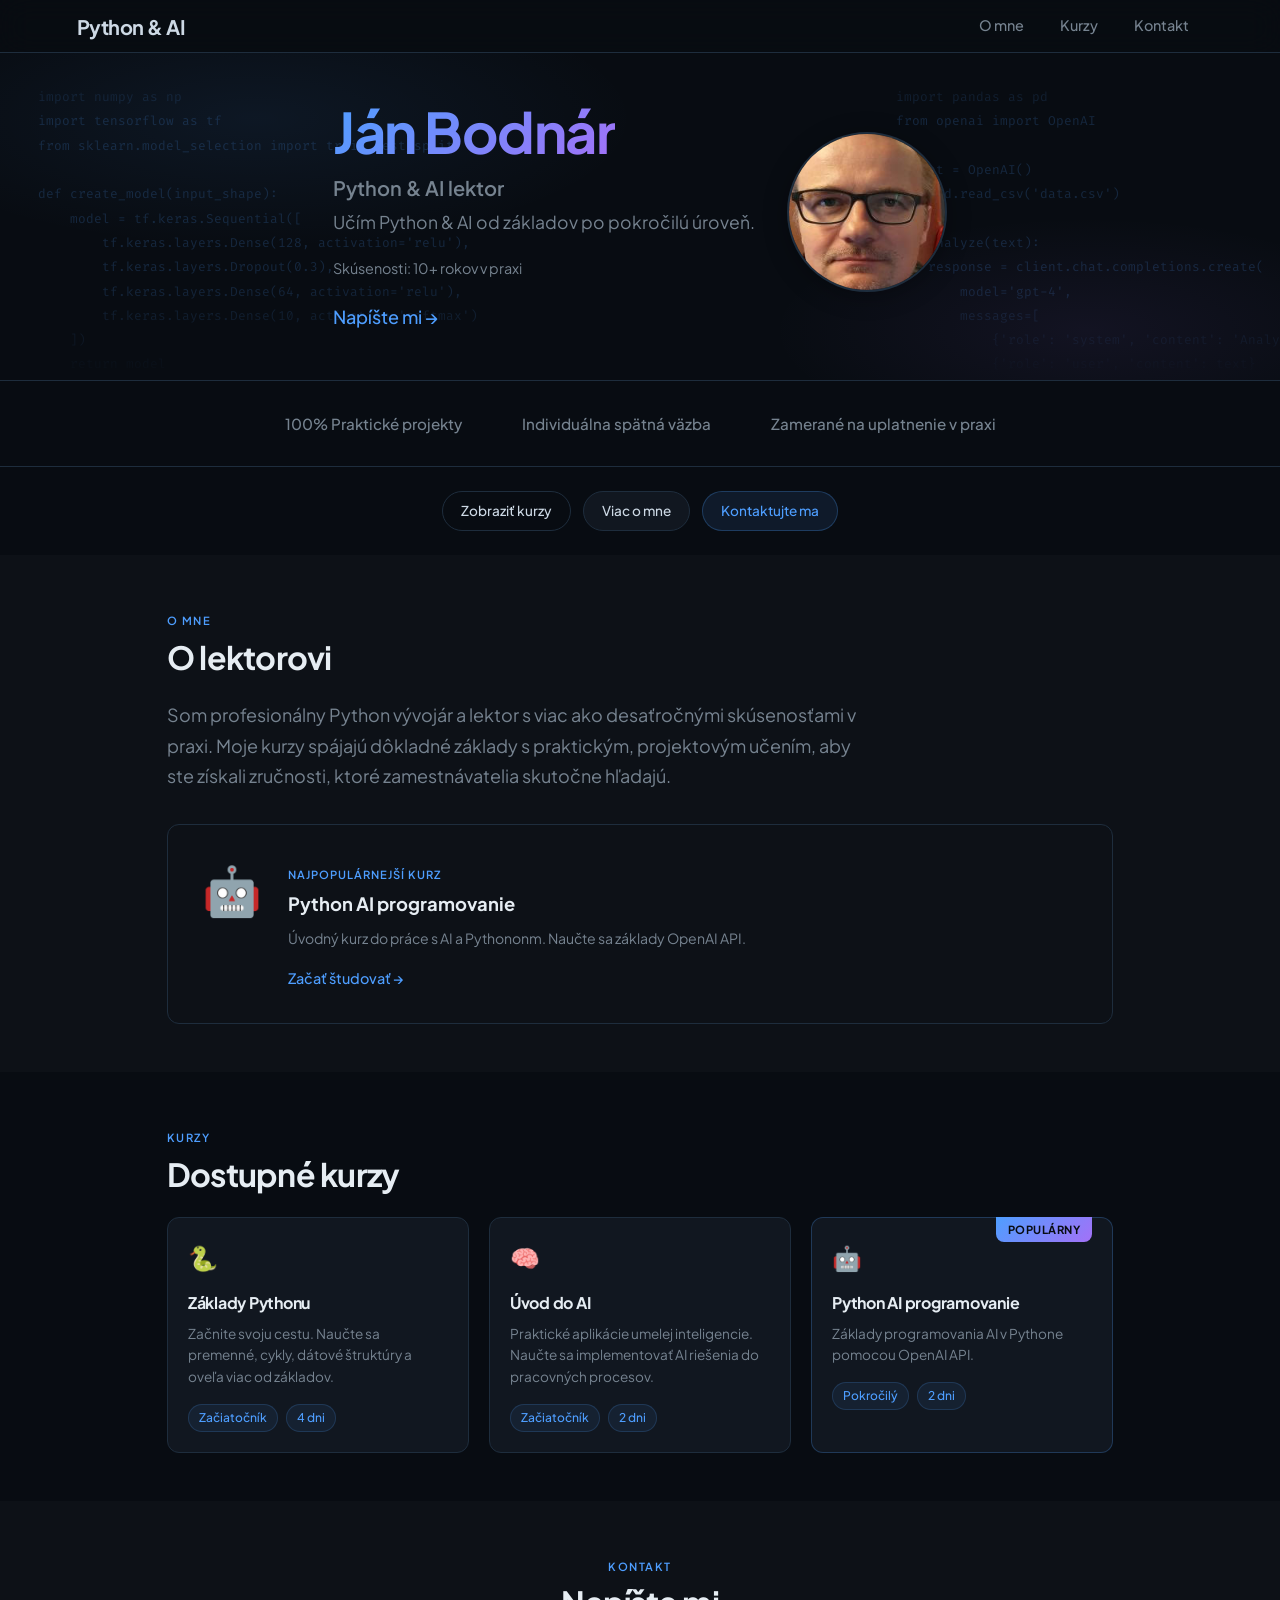
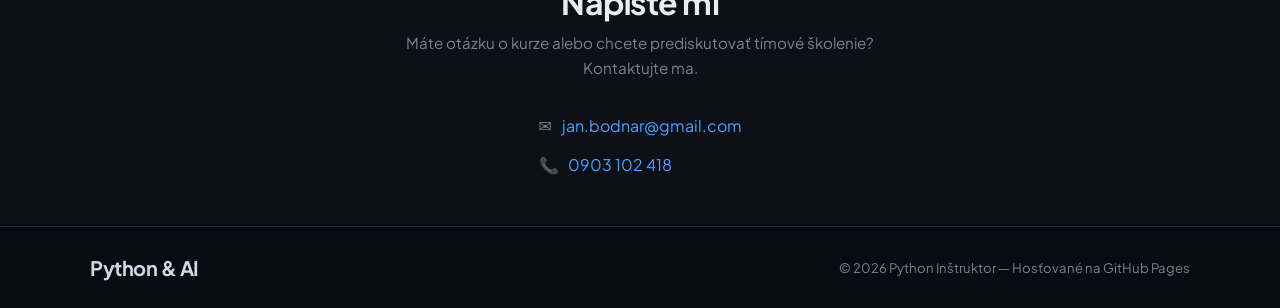
<file: index.html>
<!DOCTYPE html>
<html lang="sk">
<head>
    <meta charset="UTF-8">
    <meta name="viewport" content="width=device-width, initial-scale=1.0">
    <title>Python lektor | Profesionálne kurzy</title>
    <link rel="preconnect" href="https://fonts.googleapis.com">
    <link rel="preconnect" href="https://fonts.gstatic.com" crossorigin>
    <link href="https://fonts.googleapis.com/css2?family=Plus+Jakarta+Sans:wght@300;400;500;600;700&family=Fira+Code:wght@400;500&display=swap" rel="stylesheet">
    <link rel="stylesheet" href="style.css">
</head>
<body>

    <header>
        <nav>
            <div class="logo">Python & AI</div>
            <ul>
                <li><a href="#about">O mne</a></li>
                <li><a href="#courses">Kurzy</a></li>
                <li><a href="#contact">Kontakt</a></li>
            </ul>
        </nav>
    </header>

    <section id="hero">
        <div class="hero-code-bg" aria-hidden="true">import numpy as np
import tensorflow as tf
from sklearn.model_selection import train_test_split

def create_model(input_shape):
    model = tf.keras.Sequential([
        tf.keras.layers.Dense(128, activation='relu'),
        tf.keras.layers.Dropout(0.3),
        tf.keras.layers.Dense(64, activation='relu'),
        tf.keras.layers.Dense(10, activation='softmax')
    ])
    return model

X_train, X_test, y_train, y_test = train_test_split(
    features, labels, test_size=0.2
)

model = create_model(X_train.shape[1:])
model.compile(
    optimizer='adam',
    loss='sparse_categorical_crossentropy',
    metrics=['accuracy']
)

history = model.fit(
    X_train, y_train,
    epochs=50,
    validation_data=(X_test, y_test)
)

print(f'Accuracy: {history.history["accuracy"][-1]:.2%}')</div>
        <div class="hero-code-bg-right" aria-hidden="true">import pandas as pd
from openai import OpenAI

client = OpenAI()
df = pd.read_csv('data.csv')

def analyze(text):
    response = client.chat.completions.create(
        model='gpt-4',
        messages=[
            {'role': 'system', 'content': 'Analyze'},
            {'role': 'user', 'content': text}
        ],
        temperature=0.3
    )
    return response.choices[0].message

results = df['text'].apply(analyze)
df['sentiment'] = results

print(df.head())
print(f'Processed {len(df)} records')</div>
        <div class="hero-content">
            <h1 class="hero-greeting"><span class="gradient-text">Ján Bodnár</span></h1>
            <p class="hero-tagline">Python & AI lektor</p>
            <p class="hero-subtitle">Učím Python &amp; AI od základov po pokročilú úroveň.</p>
            <p class="hero-info"><span class="info-label">Skúsenosti:</span> 10+ rokov v praxi</p>
            <a href="#contact" class="hero-contact">Napíšte mi →</a>
        </div>
        <div class="hero-photo">
            <img src="janbodnar.jpg" alt="Profilová fotografia lektora">
        </div>
    </section>

    <section id="stats-bar">
        <div class="stats-bar-inner">
            <div class="stats-indicator">
                <span class="stats-dot"></span>
                <span class="stats-label">Prístup k výučbe:</span>
            </div>
            <div class="stats-badges">
                <span class="stats-badge">100% Praktické projekty</span>
                <span class="stats-badge">Individuálna spätná väzba</span>
                <span class="stats-badge">Zamerané na uplatnenie v praxi</span>
            </div>
        </div>
    </section>

    <section id="quick-actions">
        <div class="quick-actions-inner">
            <a href="#courses" class="action-btn action-btn-outline">Zobraziť kurzy</a>
            <a href="#about" class="action-btn action-btn-filled">Viac o mne</a>
            <a href="#contact" class="action-btn action-btn-accent" aria-label="Kontaktujte ma">Kontaktujte ma</a>
        </div>
    </section>

    <section id="about">
        <div class="section-inner">
            <div class="section-label">O mne</div>
            <h2>O lektorovi</h2>
            <div class="about-content">
                <p>Som profesionálny Python vývojár a lektor s viac ako desaťročnými skúsenosťami v praxi. Moje kurzy spájajú dôkladné základy 
                    s praktickým, projektovým učením, aby ste získali zručnosti, ktoré zamestnávatelia skutočne hľadajú.
                </p>
            </div>
            
            <div class="featured-card">
                <div class="featured-card-icon">&#129302;</div>
                <div class="featured-card-content">
                    <span class="featured-card-label">NAJPOPULÁRNEJŠÍ KURZ</span>
                    <h3 class="featured-card-title">Python AI programovanie</h3>
                    <p class="featured-card-desc">Úvodný kurz do práce s AI a Pythononm. Naučte sa základy OpenAI API.</p>
                    <a href="python-ai-programovanie.html" class="featured-card-link">Začať študovať →</a>
                </div>
            </div>
        </div>
    </section>

    <section id="courses">
        <div class="section-inner">
            <div class="section-label">Kurzy</div>
            <h2>Dostupné kurzy</h2>
            <div class="course-grid">
                <a href="zaklady-pythonu.html" class="course-card">
                    <div class="course-icon">&#128013;</div>
                    <h3>Základy Pythonu</h3>
                    <p>Začnite svoju cestu. Naučte sa premenné, cykly, dátové štruktúry a oveľa viac od základov.</p>
                    <div class="course-meta">
                        <span class="tag">Začiatočník</span>
                        <span class="tag">4 dni</span>
                    </div>
                </a>
                <a href="uvod-do-ai.html" class="course-card">
                    <div class="course-icon">&#129504;</div>
                    <h3>Úvod do AI</h3>
                    <p>Praktické aplikácie umelej inteligencie. Naučte sa implementovať AI riešenia do pracovných procesov.</p>
                    <div class="course-meta">
                        <span class="tag">Začiatočník</span>
                        <span class="tag">2 dni</span>
                    </div>
                </a>
                <a href="python-ai-programovanie.html" class="course-card featured">
                    <div class="featured-badge">Populárny</div>
                    <div class="course-icon">&#129302;</div>
                    <h3>Python AI programovanie</h3>
                    <p>Základy programovania AI v Pythone pomocou OpenAI API.</p>
                    <div class="course-meta">
                        <span class="tag">Pokročilý</span>
                        <span class="tag">2 dni</span>
                    </div>
                </a>
            </div>
        </div>
    </section>

    <section id="contact">
        <div class="section-inner contact-inner">
            <div class="section-label">Kontakt</div>
            <h2>Napíšte mi</h2>
            <p class="contact-sub">Máte otázku o kurze alebo chcete prediskutovať tímové školenie? Kontaktujte ma.</p>
            <div class="contact-details">
                <p class="contact-item">&#9993; <a href="mailto:jan.bodnar@gmail.com">jan.bodnar@gmail.com</a></p>
                <p class="contact-item">&#128222; <a href="tel:+421903102418">0903 102 418</a></p>
            </div>
        </div>
    </section>

    <footer>
        <div class="footer-inner">
            <div class="logo">Python & AI</div>
            <p>&copy; 2026 Python Inštruktor &mdash; Hosťované na GitHub Pages</p>
        </div>
    </footer>

</body>
</html>
</file>
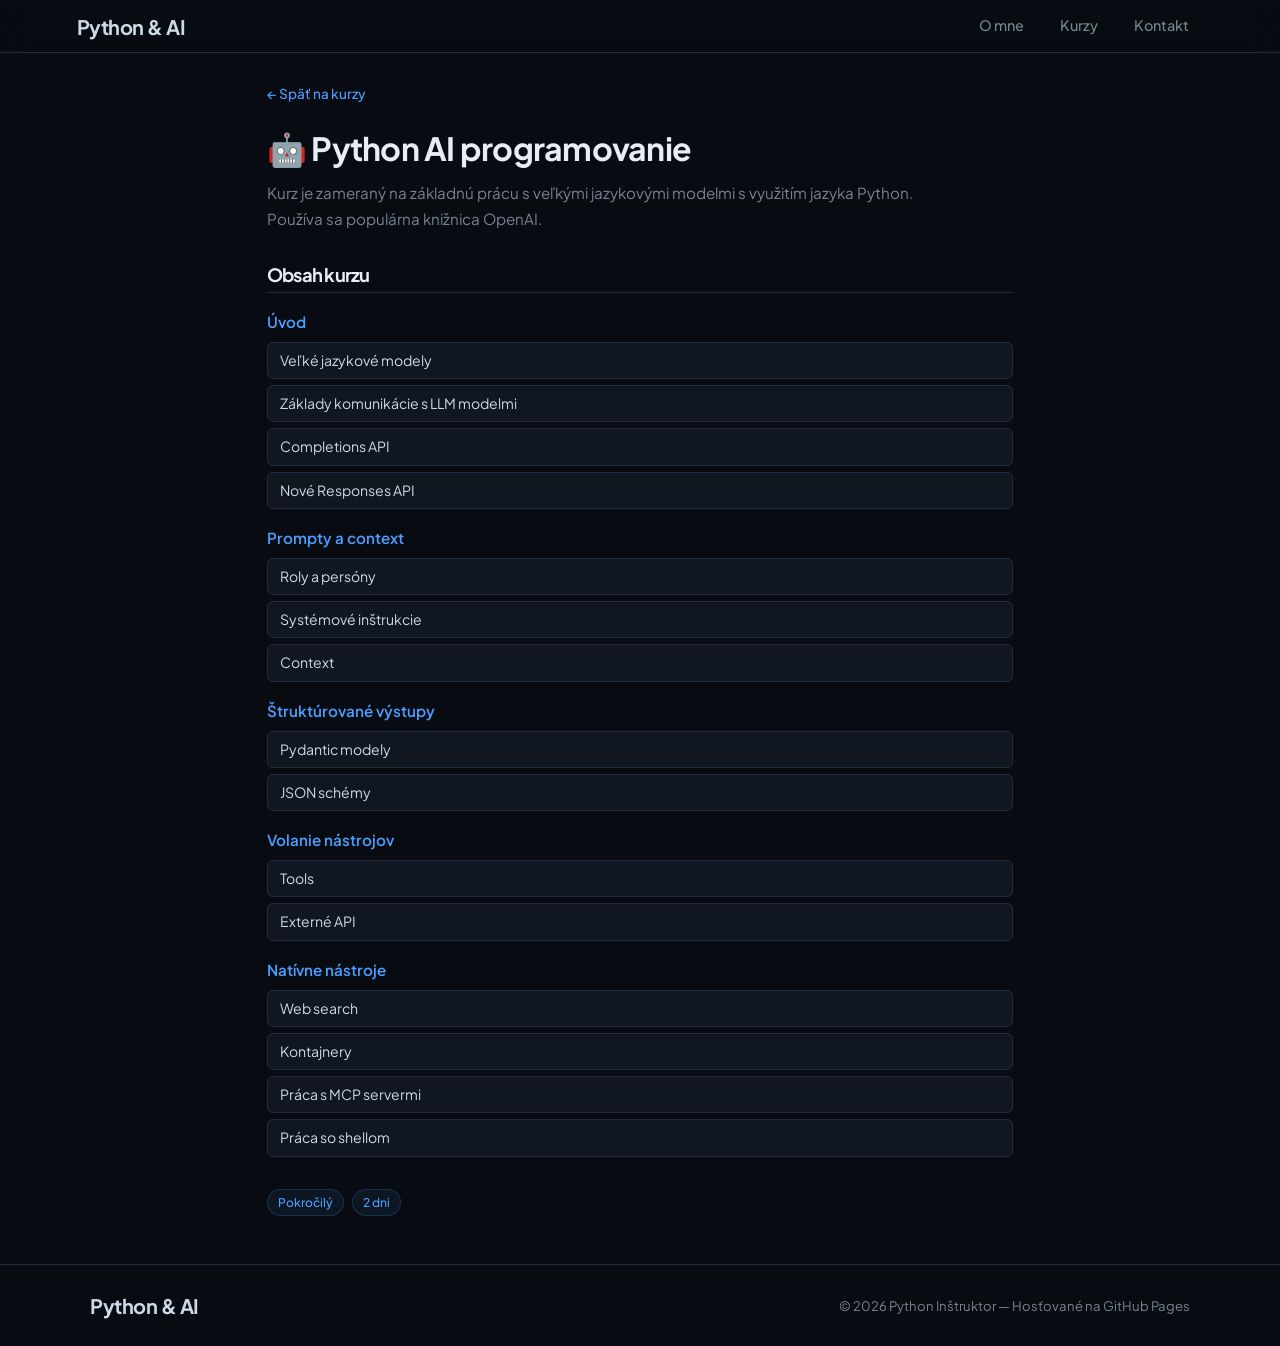
<file: python-ai-programovanie.html>
<!DOCTYPE html>
<html lang="sk">
<head>
    <meta charset="UTF-8">
    <meta name="viewport" content="width=device-width, initial-scale=1.0">
    <title>Python AI programovanie</title>
    <link rel="preconnect" href="https://fonts.googleapis.com">
    <link rel="preconnect" href="https://fonts.gstatic.com" crossorigin>
    <link href="https://fonts.googleapis.com/css2?family=Plus+Jakarta+Sans:wght@300;400;500;600;700&family=Fira+Code:wght@400;500&display=swap" rel="stylesheet">
    <link rel="stylesheet" href="style.css">
</head>
<body>

    <header>
        <nav>
            <div class="logo">Python & AI</div>
            <ul>
                <li><a href="index.html#about">O mne</a></li>
                <li><a href="index.html#courses">Kurzy</a></li>
                <li><a href="index.html#contact">Kontakt</a></li>
            </ul>
        </nav>
    </header>

    <section class="course-detail">
        <div class="section-inner">
            <a href="index.html#courses" class="back-link">&larr; Späť na kurzy</a>
            <h1>&#129302; Python AI programovanie</h1>
            <p class="course-intro">Kurz je zameraný na základnú prácu s veľkými jazykovými 
            modelmi s využitím jazyka Python. Používa sa populárna knižnica OpenAI. 
            </p>

            <div class="syllabus-section">
                <h2>Obsah kurzu</h2>
                
                <h3>Úvod</h3>
                <ul class="syllabus-list">
                    <li>Veľké jazykové modely</li>
                    <li>Základy komunikácie s LLM modelmi</li>
                    <li>Completions API</li>
                    <li>Nové Responses API</li>
                </ul>
                
                <h3>Prompty a context</h3>
                <ul class="syllabus-list">
                    <li>Roly a persóny</li>
                    <li>Systémové inštrukcie</li>
                    <li>Context</li>
                </ul>

                <h3>Štruktúrované výstupy</h3>
                <ul class="syllabus-list">
                    <li>Pydantic modely</li>
                    <li>JSON schémy</li>
                </ul>

                <h3>Volanie nástrojov</h3>
                <ul class="syllabus-list">
                    <li>Tools</li>
                    <li>Externé API</li>
                </ul>

                <h3>Natívne nástroje</h3>
                <ul class="syllabus-list">
                    <li>Web search</li>
                    <li>Kontajnery</li>
                    <li>Práca s MCP servermi</li>
                    <li>Práca so shellom</li>
                </ul>

            </div>

            <div class="course-meta" style="margin-top: 2rem;">
                <span class="tag">Pokročilý</span>
                <span class="tag">2 dni</span>
            </div>
        </div>
    </section>

    <footer>
        <div class="footer-inner">
            <div class="logo">Python & AI</div>
            <p>&copy; 2026 Python Inštruktor &mdash; Hosťované na GitHub Pages</p>
        </div>
    </footer>

</body>
</html>
</file>
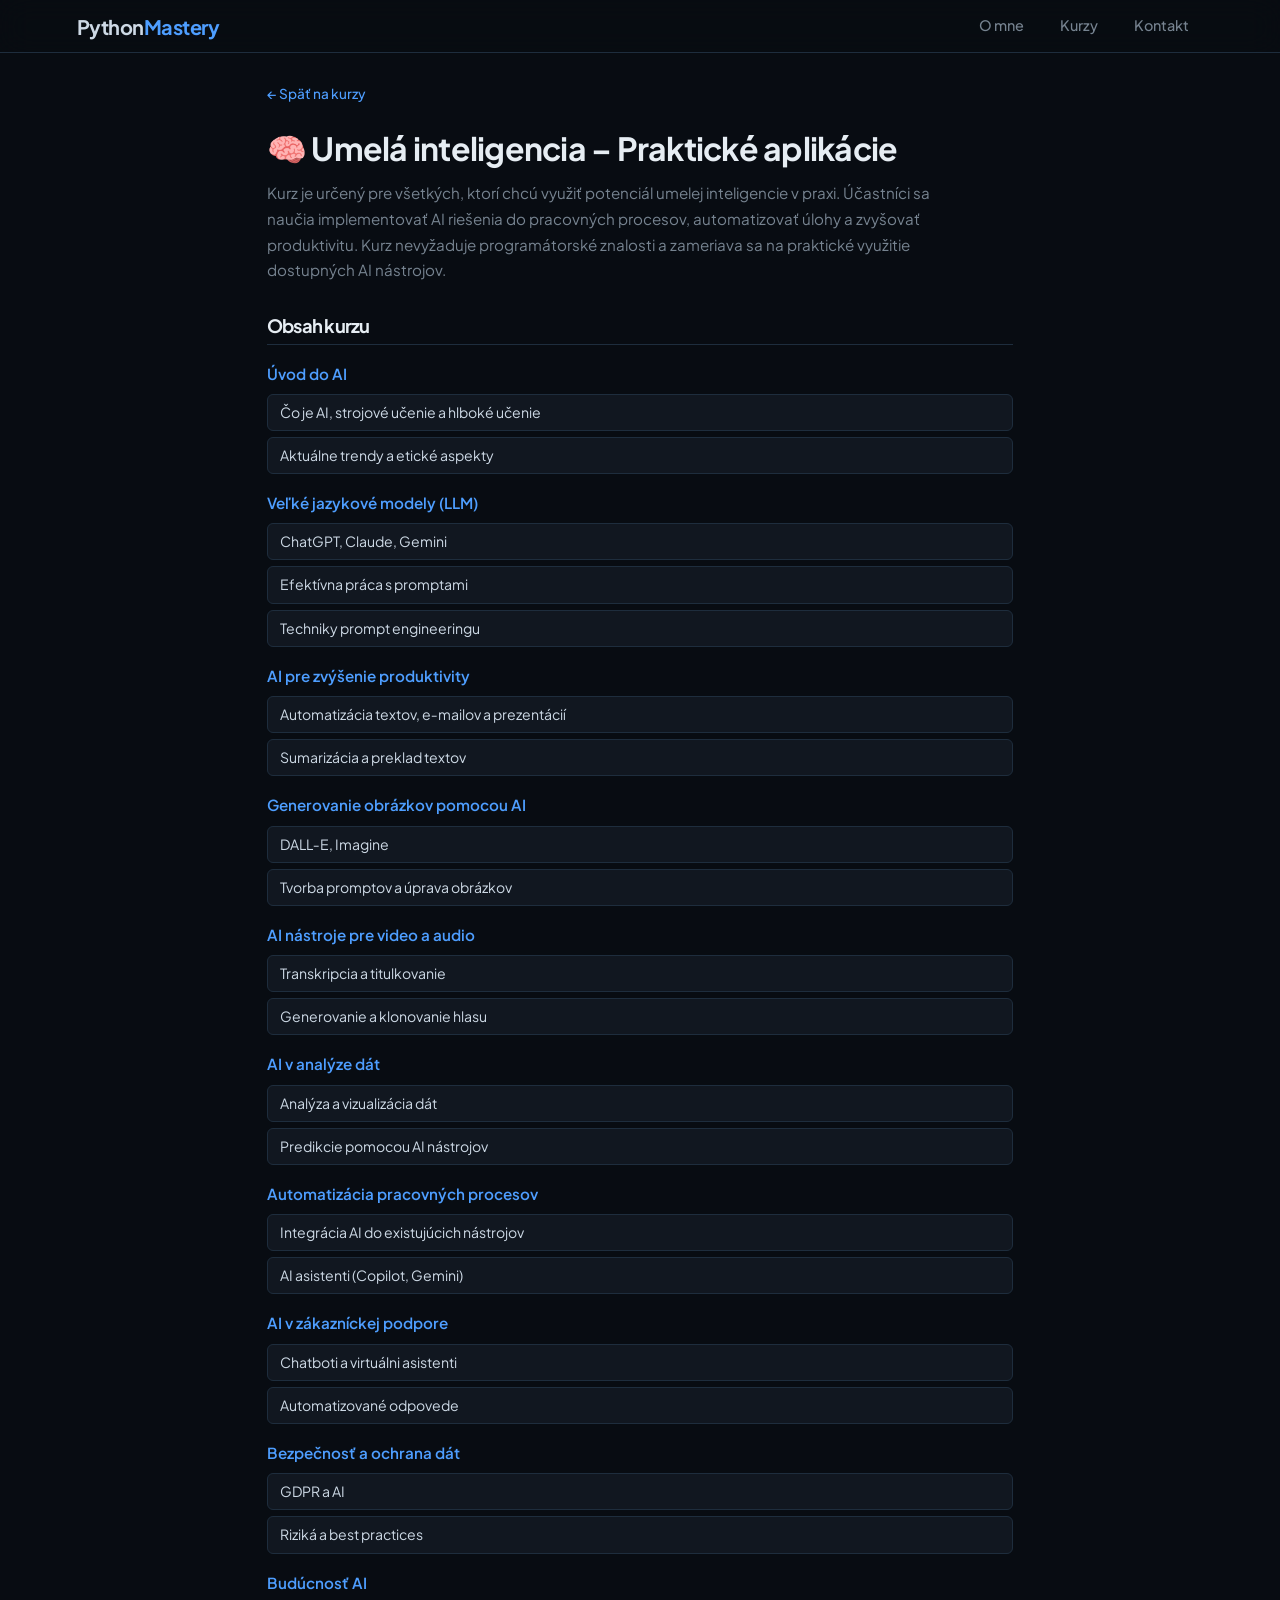
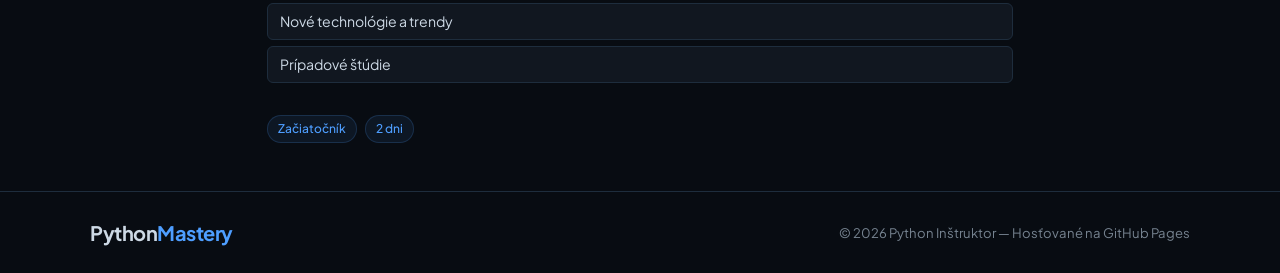
<file: uvod-do-ai.html>
<!DOCTYPE html>
<html lang="sk">
<head>
    <meta charset="UTF-8">
    <meta name="viewport" content="width=device-width, initial-scale=1.0">
    <title>Úvod do AI</title>
    <link rel="preconnect" href="https://fonts.googleapis.com">
    <link rel="preconnect" href="https://fonts.gstatic.com" crossorigin>
    <link href="https://fonts.googleapis.com/css2?family=Plus+Jakarta+Sans:wght@300;400;500;600;700&family=Fira+Code:wght@400;500&display=swap" rel="stylesheet">
    <link rel="stylesheet" href="style.css">
</head>
<body>

    <header>
        <nav>
            <div class="logo">Python<span>Mastery</span></div>
            <ul>
                <li><a href="index.html#about">O mne</a></li>
                <li><a href="index.html#courses">Kurzy</a></li>
                <li><a href="index.html#contact">Kontakt</a></li>
            </ul>
        </nav>
    </header>

    <section class="course-detail">
        <div class="section-inner">
            <a href="index.html#courses" class="back-link">&larr; Späť na kurzy</a>
            <h1>&#129504; Umelá inteligencia – Praktické aplikácie</h1>
            <p class="course-intro">Kurz je určený pre všetkých, ktorí chcú využiť potenciál umelej inteligencie v praxi. Účastníci sa naučia implementovať AI riešenia do pracovných procesov, automatizovať úlohy a zvyšovať produktivitu. Kurz nevyžaduje programátorské znalosti a zameriava sa na praktické využitie dostupných AI nástrojov.</p>

            <div class="syllabus-section">
                <h2>Obsah kurzu</h2>

                <h3>Úvod do AI</h3>
                <ul class="syllabus-list">
                    <li>Čo je AI, strojové učenie a hlboké učenie</li>
                    <li>Aktuálne trendy a etické aspekty</li>
                </ul>

                <h3>Veľké jazykové modely (LLM)</h3>
                <ul class="syllabus-list">
                    <li>ChatGPT, Claude, Gemini</li>
                    <li>Efektívna práca s promptami</li>
                    <li>Techniky prompt engineeringu</li>
                </ul>

                <h3>AI pre zvýšenie produktivity</h3>
                <ul class="syllabus-list">
                    <li>Automatizácia textov, e‑mailov a prezentácií</li>
                    <li>Sumarizácia a preklad textov</li>
                </ul>

                <h3>Generovanie obrázkov pomocou AI</h3>
                <ul class="syllabus-list">
                    <li>DALL‑E, Imagine</li>
                    <li>Tvorba promptov a úprava obrázkov</li>
                </ul>

                <h3>AI nástroje pre video a audio</h3>
                <ul class="syllabus-list">
                    <li>Transkripcia a titulkovanie</li>
                    <li>Generovanie a klonovanie hlasu</li>
                </ul>

                <h3>AI v analýze dát</h3>
                <ul class="syllabus-list">
                    <li>Analýza a vizualizácia dát</li>
                    <li>Predikcie pomocou AI nástrojov</li>
                </ul>

                <h3>Automatizácia pracovných procesov</h3>
                <ul class="syllabus-list">
                    <li>Integrácia AI do existujúcich nástrojov</li>
                    <li>AI asistenti (Copilot, Gemini)</li>
                </ul>

                <h3>AI v zákazníckej podpore</h3>
                <ul class="syllabus-list">
                    <li>Chatboti a virtuálni asistenti</li>
                    <li>Automatizované odpovede</li>
                </ul>

                <h3>Bezpečnosť a ochrana dát</h3>
                <ul class="syllabus-list">
                    <li>GDPR a AI</li>
                    <li>Riziká a best practices</li>
                </ul>

                <h3>Budúcnosť AI</h3>
                <ul class="syllabus-list">
                    <li>Nové technológie a trendy</li>
                    <li>Prípadové štúdie</li>
                </ul>
            </div>

            <div class="course-meta" style="margin-top: 2rem;">
                <span class="tag">Začiatočník</span>
                <span class="tag">2 dni</span>
            </div>
        </div>
    </section>

    <footer>
        <div class="footer-inner">
            <div class="logo">Python<span>Mastery</span></div>
            <p>&copy; 2026 Python Inštruktor &mdash; Hosťované na GitHub Pages</p>
        </div>
    </footer>

</body>
</html>
</file>
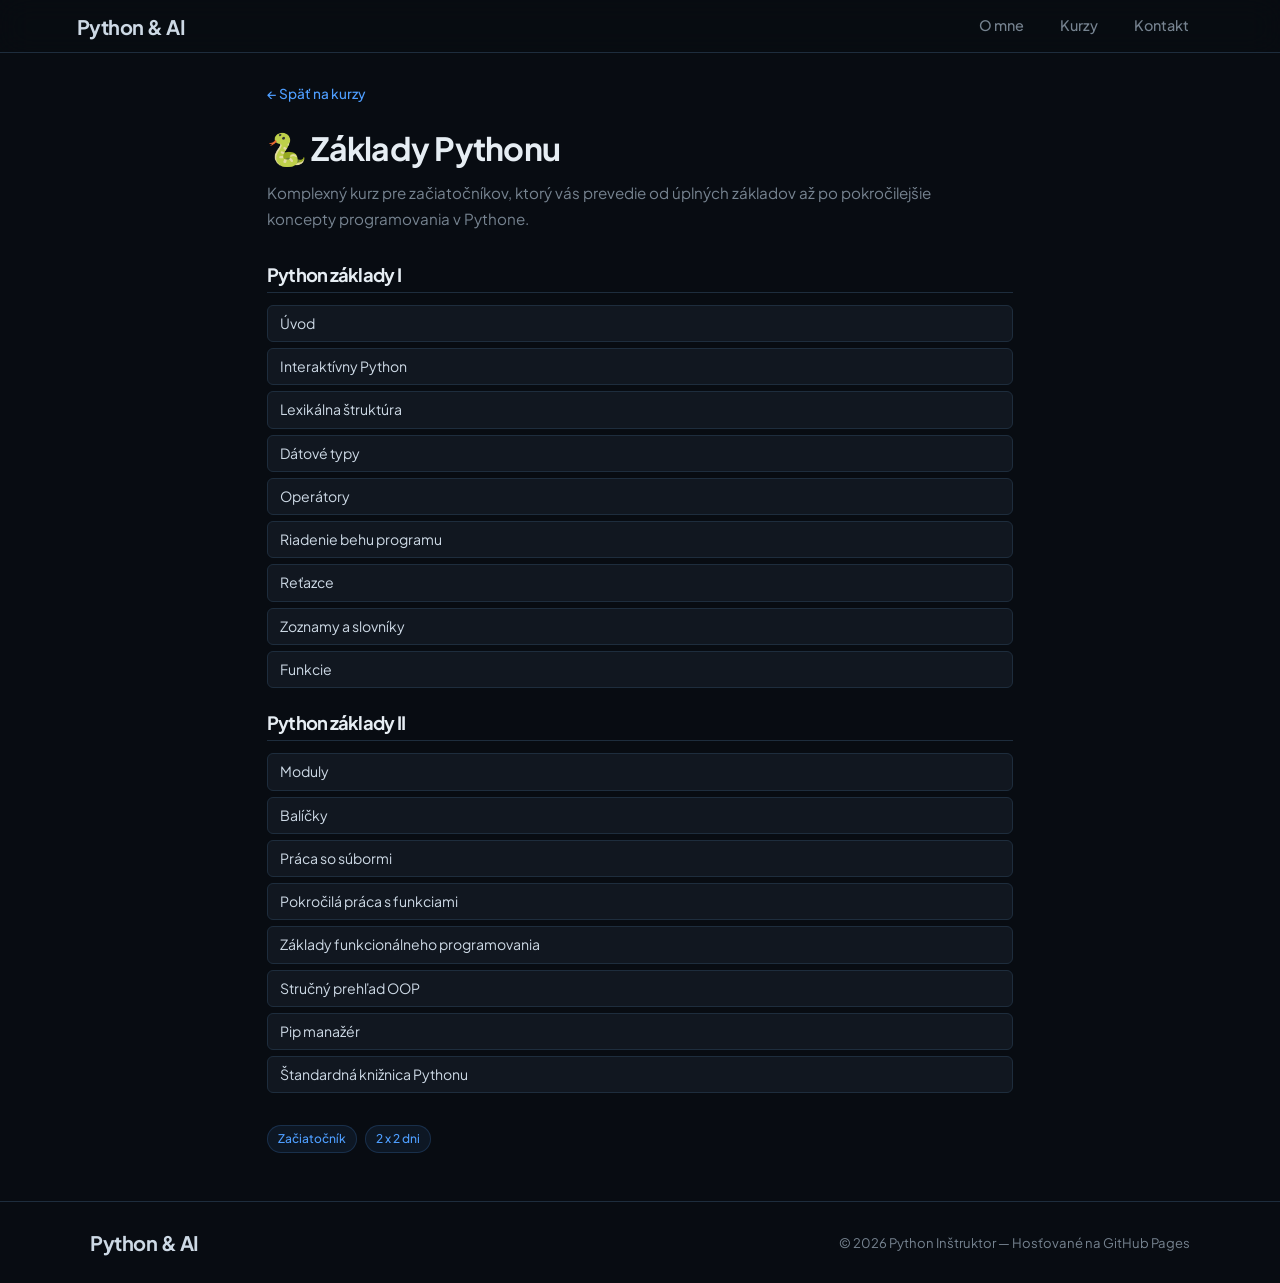
<file: zaklady-pythonu.html>
<!DOCTYPE html>
<html lang="sk">
<head>
    <meta charset="UTF-8">
    <meta name="viewport" content="width=device-width, initial-scale=1.0">
    <title>Základy Pythonu</title>
    <link rel="preconnect" href="https://fonts.googleapis.com">
    <link rel="preconnect" href="https://fonts.gstatic.com" crossorigin>
    <link href="https://fonts.googleapis.com/css2?family=Plus+Jakarta+Sans:wght@300;400;500;600;700&family=Fira+Code:wght@400;500&display=swap" rel="stylesheet">
    <link rel="stylesheet" href="style.css">
</head>
<body>

    <header>
        <nav>
            <div class="logo">Python & AI</div>
            <ul>
                <li><a href="index.html#about">O mne</a></li>
                <li><a href="index.html#courses">Kurzy</a></li>
                <li><a href="index.html#contact">Kontakt</a></li>
            </ul>
        </nav>
    </header>

    <section class="course-detail">
        <div class="section-inner">
            <a href="index.html#courses" class="back-link">&larr; Späť na kurzy</a>
            <h1>&#128013; Základy Pythonu</h1>
            <p class="course-intro">
                Komplexný kurz pre začiatočníkov, ktorý vás prevedie od úplných základov až po pokročilejšie koncepty programovania v Pythone.
            </p>

            <div class="syllabus-section">
                <h2>Python základy I</h2>
                <ul class="syllabus-list">
                    <li>Úvod</li>
                    <li>Interaktívny Python</li>
                    <li>Lexikálna štruktúra</li>
                    <li>Dátové typy</li>
                    <li>Operátory</li>
                    <li>Riadenie behu programu</li>
                    <li>Reťazce</li>
                    <li>Zoznamy a slovníky</li>
                    <li>Funkcie</li>
                </ul>
            </div>

            <div class="syllabus-section">
                <h2>Python základy II</h2>
                <ul class="syllabus-list">
                    <li>Moduly</li>
                    <li>Balíčky</li>
                    <li>Práca so súbormi</li>
                    <li>Pokročilá práca s funkciami</li>
                    <li>Základy funkcionálneho programovania</li>
                    <li>Stručný prehľad OOP</li>
                    <li>Pip manažér</li>
                    <li>Štandardná knižnica Pythonu</li>
                </ul>
            </div>

            <div class="course-meta" style="margin-top: 2rem;">
                <span class="tag">Začiatočník</span>
                <span class="tag">2 x 2 dni</span>
            </div>
        </div>
    </section>

    <footer>
        <div class="footer-inner">
            <div class="logo">Python & AI</div>
            <p>&copy; 2026 Python Inštruktor &mdash; Hosťované na GitHub Pages</p>
        </div>
    </footer>

</body>
</html>
</file>
<file: style.css>
/* =====================================================
   CSS Custom Properties – Dark Theme
   ===================================================== */
:root {
    --bg:          #080c12;
    --surface:     #0d1117;
    --card:        #111720;
    --card-hover:  #161e2b;
    --border:      #1e2d3d;
    --border-glow: #2a4a6e;
    --text:        #cdd9e5;
    --text-muted:  #768390;
    --blue:        #4e9eff;
    --blue-dim:    #1a3a5c;
    --green:       #3fb950;
    --gold:        #e3b341;
    --gradient:    linear-gradient(135deg, #4e9eff 0%, #a371f7 100%);
    --glow:        0 0 40px rgba(78, 158, 255, 0.15);
    --radius:      12px;
    --radius-sm:   6px;
    --transition:  0.25s ease;
    --font-xs:     0.78rem;
    --font-mono:   'Fira Code', 'Cascadia Code', monospace;
}

/* =====================================================
   Reset & Base
   ===================================================== */
*, *::before, *::after { box-sizing: border-box; margin: 0; padding: 0; }

html { scroll-behavior: smooth; }

body {
    font-family: 'Plus Jakarta Sans', system-ui, -apple-system, sans-serif;
    font-size: 18px;
    background-color: var(--bg);
    color: var(--text);
    line-height: 1.65;
    -webkit-font-smoothing: antialiased;
}

/* =====================================================
   Navigation
   ===================================================== */
header {
    position: sticky;
    top: 0;
    z-index: 100;
    padding: 0 6%;
    background: rgba(8, 12, 18, 0.75);
    backdrop-filter: blur(16px);
    -webkit-backdrop-filter: blur(16px);
    border-bottom: 1px solid var(--border);
}

nav {
    display: flex;
    justify-content: space-between;
    align-items: center;
    height: 52px;
}

.logo {
    font-size: 1.25rem;
    font-weight: 700;
    letter-spacing: -0.5px;
    color: var(--text);
}
.logo span { color: var(--blue); }

nav ul { list-style: none; display: flex; gap: 8px; }

nav ul li a {
    display: inline-block;
    padding: 6px 14px;
    color: var(--text-muted);
    text-decoration: none;
    font-size: 0.9rem;
    font-weight: 500;
    border-radius: var(--radius-sm);
    transition: color var(--transition), background var(--transition);
}
nav ul li a:hover {
    color: var(--text);
    background: rgba(78, 158, 255, 0.08);
}

/* =====================================================
   Hero Section
   ===================================================== */
#hero {
    display: flex;
    justify-content: center;
    align-items: center;
    gap: 2rem;
    padding: 3rem 6%;
    position: relative;
    overflow: hidden;
}

/* Python code watermark */
.hero-code-bg,
.hero-code-bg-right {
    position: absolute;
    top: 0;
    bottom: 0;
    font-family: var(--font-mono);
    font-size: 0.8rem;
    line-height: 1.9;
    color: var(--blue);
    opacity: 0.3;
    white-space: pre;
    pointer-events: none;
    user-select: none;
    padding: 2rem 3%;
    overflow: hidden;
    mask-image: linear-gradient(to bottom, transparent 0%, rgba(0,0,0,0.6) 20%, rgba(0,0,0,0.6) 70%, transparent 100%);
    -webkit-mask-image: linear-gradient(to bottom, transparent 0%, rgba(0,0,0,0.6) 20%, rgba(0,0,0,0.6) 70%, transparent 100%);
}

.hero-code-bg {
    left: 0;
    width: 45%;
}

.hero-code-bg-right {
    right: 0;
    width: 45%;
    padding-left: 15%;
}

/* Radial background glow */
#hero::before {
    content: '';
    position: absolute;
    top: -20%;
    left: -10%;
    width: 60%;
    height: 80%;
    background: radial-gradient(ellipse, rgba(78, 158, 255, 0.08) 0%, transparent 70%);
    pointer-events: none;
}
#hero::after {
    content: '';
    position: absolute;
    bottom: -20%;
    right: -10%;
    width: 50%;
    height: 70%;
    background: radial-gradient(ellipse, rgba(163, 113, 247, 0.07) 0%, transparent 70%);
    pointer-events: none;
}

.hero-content { 
    position: relative; 
    z-index: 1;
}

.hero-greeting {
    font-size: clamp(2.5rem, 5vw, 3.5rem);
    font-weight: 700;
    letter-spacing: -1.5px;
    line-height: 1.1;
    color: #e6edf3;
    margin-bottom: 0.5rem;
}

.hero-tagline {
    font-size: 1.25rem;
    font-weight: 600;
    color: var(--text-muted);
    margin-bottom: 0.25rem;
}

.hero-subtitle {
    font-size: 1.1rem;
    color: var(--text-muted);
    margin-bottom: 1.25rem;
}

.hero-info {
    font-size: 0.9rem;
    color: var(--text-muted);
    margin-bottom: 0.35rem;
}

.info-label {
    color: var(--text-muted);
}

.info-link {
    color: var(--blue);
    text-decoration: none;
    transition: color var(--transition);
}
.info-link:hover {
    color: #6daaff;
    text-decoration: underline;
}

.hero-contact {
    display: inline-block;
    margin-top: 1rem;
    color: var(--blue);
    font-weight: 500;
    text-decoration: none;
    transition: color var(--transition);
}
.hero-contact:hover {
    color: #6daaff;
}

.hero-photo {
    position: relative;
    z-index: 1;
    flex-shrink: 0;
}

.hero-photo img {
    width: 160px;
    height: 160px;
    border-radius: 50%;
    border: 2px solid var(--border);
    box-shadow: 0 4px 24px rgba(0, 0, 0, 0.3);
    object-fit: cover;
}

/* =====================================================
   Stats Bar Section
   ===================================================== */
#stats-bar {
    padding: 1.5rem 6%;
    background: var(--bg);
    border-top: 1px solid var(--border);
    border-bottom: 1px solid var(--border);
}

.stats-bar-inner {
    max-width: 1100px;
    margin: 0 auto;
    display: flex;
    align-items: center;
    justify-content: center;
    gap: 1.5rem;
    flex-wrap: wrap;
}

.stats-indicator {
    display: none;
}

.stats-dot {
    width: 8px;
    height: 8px;
    background: var(--green);
    border-radius: 50%;
    animation: pulse 2s infinite;
}

@keyframes pulse {
    0%, 100% { opacity: 1; }
    50% { opacity: 0.5; }
}

.stats-label {
    font-size: 0.85rem;
    color: var(--text-muted);
}

.stats-badges {
    display: flex;
    gap: 2rem;
    flex-wrap: wrap;
}

.stats-badge {
    padding: 6px 14px;
    background: transparent;
    border: none;
    font-size: 0.95rem;
    font-weight: 500;
    color: var(--text-muted);
}

/* =====================================================
   Quick Actions Section
   ===================================================== */
#quick-actions {
    padding: 1.5rem 6%;
    background: var(--bg);
}

.quick-actions-inner {
    max-width: 1100px;
    margin: 0 auto;
    display: flex;
    justify-content: center;
    gap: 0.75rem;
    flex-wrap: wrap;
}

.action-btn {
    display: inline-block;
    padding: 8px 18px;
    border-radius: 999px;
    font-size: 0.85rem;
    font-weight: 500;
    text-decoration: none;
    transition: all var(--transition);
}

.action-btn-outline {
    background: transparent;
    border: 1px solid var(--border);
    color: var(--text);
}
.action-btn-outline:hover {
    border-color: var(--blue);
    color: var(--blue);
}

.action-btn-filled {
    background: var(--card);
    border: 1px solid var(--border);
    color: var(--text);
}
.action-btn-filled:hover {
    background: var(--card-hover);
    border-color: var(--border-glow);
}

.action-btn-accent {
    background: rgba(78, 158, 255, 0.1);
    border: 1px solid rgba(78, 158, 255, 0.25);
    color: var(--blue);
}
.action-btn-accent:hover {
    background: rgba(78, 158, 255, 0.15);
    border-color: var(--blue);
}

/* =====================================================
   Buttons
   ===================================================== */
.gradient-text {
    background: var(--gradient);
    -webkit-background-clip: text;
    -webkit-text-fill-color: transparent;
    background-clip: text;
}

.btn {
    display: inline-block;
    padding: 9px 20px;
    border-radius: var(--radius-sm);
    font-size: 0.85rem;
    font-weight: 600;
    text-decoration: none;
    transition: transform var(--transition), box-shadow var(--transition), background var(--transition);
    cursor: pointer;
    border: none;
    font-family: inherit;
}

.btn-primary {
    background: var(--blue);
    color: #080c12;
    box-shadow: 0 0 20px rgba(78, 158, 255, 0.25);
}
.btn-primary:hover {
    background: #6daaff;
    box-shadow: 0 0 28px rgba(78, 158, 255, 0.45);
    transform: translateY(-2px);
}

.btn-ghost {
    background: transparent;
    color: var(--text);
    border: 1px solid var(--border);
}
.btn-ghost:hover {
    border-color: var(--blue);
    color: var(--blue);
    transform: translateY(-2px);
}

/* =====================================================
   Code Window (Hero)
   ===================================================== */
.hero-code { position: relative; z-index: 1; }

.code-window {
    background: #0d1117;
    border: 1px solid var(--border);
    border-radius: var(--radius);
    overflow: hidden;
    box-shadow: var(--glow), 0 32px 64px rgba(0, 0, 0, 0.6);
}

.code-window-bar {
    display: flex;
    align-items: center;
    gap: 7px;
    padding: 10px 14px;
    background: #161b22;
    border-bottom: 1px solid var(--border);
}

.dot {
    width: 12px;
    height: 12px;
    border-radius: 50%;
}
.dot.red    { background: #ff5f57; }
.dot.yellow { background: #ffbd2e; }
.dot.green  { background: #28ca41; }

.code-window-title {
    margin-left: 8px;
    font-size: var(--font-xs);
    color: var(--text-muted);
    font-family: var(--font-mono);
}

.code-window pre {
    padding: 1.25rem;
    font-family: var(--font-mono);
    font-size: 0.82rem;
    line-height: 1.75;
    overflow-x: auto;
    tab-size: 4;
}

/* Syntax highlighting */
.kw  { color: #ff7b72; }
.mod { color: #79c0ff; }
.fn  { color: #d2a8ff; }
.str { color: #a5d6ff; }
.num { color: #f2cc60; }
.op  { color: var(--text-muted); }

/* =====================================================
   Shared Section Styles
   ===================================================== */
section { padding: 3rem 0; }

.section-inner {
    max-width: 1100px;
    margin: 0 auto;
    padding: 0 6%;
}

.section-label {
    display: inline-block;
    font-size: 0.7rem;
    font-weight: 600;
    letter-spacing: 1.5px;
    text-transform: uppercase;
    color: var(--blue);
    margin-bottom: 0.5rem;
}

section h2 {
    font-size: clamp(1.5rem, 2.5vw, 2rem);
    font-weight: 700;
    letter-spacing: -0.75px;
    color: #e6edf3;
    margin-bottom: 1.5rem;
    line-height: 1.2;
}

/* =====================================================
   About Section
   ===================================================== */
#about { background: var(--surface); }

.about-content {
    max-width: 700px;
}

.about-content p {
    color: var(--text-muted);
    margin-bottom: 0.75rem;
    line-height: 1.7;
}

/* Featured Card */
.featured-card {
    display: flex;
    gap: 1.5rem;
    background: transparent;
    border: 1px solid var(--border);
    border-radius: var(--radius);
    padding: 2rem;
    margin-top: 2rem;
    transition: border-color var(--transition), box-shadow var(--transition);
}
.featured-card:hover {
    border-color: var(--border-glow);
    box-shadow: 0 8px 32px rgba(0, 0, 0, 0.3);
}

.featured-card-icon {
    font-size: 3rem;
    background: transparent;
    border-radius: var(--radius);
    width: 64px;
    height: 64px;
    display: flex;
    align-items: center;
    justify-content: center;
    flex-shrink: 0;
}

.featured-card-content {
    flex: 1;
}

.featured-card-label {
    display: inline-block;
    font-size: 0.7rem;
    font-weight: 600;
    letter-spacing: 1px;
    text-transform: uppercase;
    color: var(--blue);
    margin-bottom: 0.35rem;
}

.featured-card-title {
    font-size: 1.15rem;
    font-weight: 700;
    color: #e6edf3;
    margin-bottom: 0.5rem;
}

.featured-card-desc {
    font-size: 0.88rem;
    color: var(--text-muted);
    line-height: 1.6;
    margin-bottom: 0.75rem;
}

.featured-card-link {
    display: inline-block;
    color: var(--blue);
    font-size: 0.9rem;
    font-weight: 500;
    text-decoration: none;
    transition: color var(--transition);
}
.featured-card-link:hover {
    color: #6daaff;
}

/* =====================================================
   Courses Section
   ===================================================== */
#courses { background: var(--bg); }

.course-grid {
    display: grid;
    grid-template-columns: repeat(auto-fit, minmax(240px, 1fr));
    gap: 1.25rem;
}

a.course-card {
    text-decoration: none;
    color: inherit;
    display: block;
}

.course-card {
    position: relative;
    background: var(--card);
    border: 1px solid var(--border);
    border-radius: var(--radius);
    padding: 1.25rem;
    transition: border-color var(--transition), background var(--transition), transform var(--transition), box-shadow var(--transition);
}
.course-card:hover {
    background: var(--card-hover);
    border-color: var(--border-glow);
    transform: translateY(-6px);
    box-shadow: 0 16px 40px rgba(0, 0, 0, 0.4), var(--glow);
}

.course-card.featured {
    border-color: rgba(78, 158, 255, 0.25);
    background: var(--card);
}
.course-card.featured:hover {
    border-color: var(--blue);
    box-shadow: 0 16px 40px rgba(0, 0, 0, 0.4), 0 0 30px rgba(78, 158, 255, 0.2);
}

.featured-badge {
    position: absolute;
    top: -1px;
    right: 20px;
    background: var(--gradient);
    color: #080c12;
    font-size: 0.7rem;
    font-weight: 700;
    letter-spacing: 0.5px;
    text-transform: uppercase;
    padding: 3px 12px;
    border-radius: 0 0 8px 8px;
}

.course-icon {
    font-size: 1.5rem;
    margin-bottom: 0.75rem;
    display: block;
}

.course-card h3 {
    font-size: 1rem;
    font-weight: 700;
    color: #e6edf3;
    margin-bottom: 0.4rem;
    letter-spacing: -0.25px;
}

.course-card p {
    font-size: 0.85rem;
    color: var(--text-muted);
    line-height: 1.6;
    margin-bottom: 1rem;
}

.course-meta {
    display: flex;
    gap: 8px;
    flex-wrap: wrap;
}

.tag {
    padding: 3px 10px;
    background: rgba(78, 158, 255, 0.08);
    border: 1px solid rgba(78, 158, 255, 0.18);
    border-radius: 999px;
    font-size: 0.75rem;
    font-weight: 500;
    color: var(--blue);
}

/* =====================================================
   Contact Section
   ===================================================== */
#contact { background: var(--surface); }

.contact-inner { text-align: center; }

.contact-sub {
    color: var(--text-muted);
    font-size: 0.95rem;
    max-width: 500px;
    margin: -1rem auto 1.5rem;
    line-height: 1.7;
}

.contact-details {
    display: inline-flex;
    flex-direction: column;
    gap: 0.75rem;
    margin-top: 0.5rem;
    text-align: left;
}

.contact-item {
    font-size: 1rem;
    color: var(--text-muted);
    display: flex;
    align-items: center;
    gap: 0.6rem;
}

.contact-item a {
    color: var(--blue);
    text-decoration: none;
    transition: color var(--transition);
}

.contact-item a:hover {
    color: #6daaff;
    text-decoration: underline;
}

/* =====================================================
   Footer
   ===================================================== */
footer {
    border-top: 1px solid var(--border);
    padding: 1.5rem 6%;
    background: var(--bg);
}

.footer-inner {
    max-width: 1100px;
    margin: 0 auto;
    display: flex;
    justify-content: space-between;
    align-items: center;
    flex-wrap: wrap;
    gap: 0.5rem;
}

footer p {
    font-size: 0.82rem;
    color: var(--text-muted);
}

/* =====================================================
   Course Detail Page
   ===================================================== */
.course-detail {
    padding: 1.5rem 0 3rem;
}

.course-detail .section-inner {
    max-width: 900px;
}

.course-detail .back-link {
    display: inline-flex;
    align-items: center;
    gap: 6px;
    color: var(--blue);
    text-decoration: none;
    font-size: 0.85rem;
    font-weight: 500;
    margin-bottom: 1.5rem;
    transition: color var(--transition);
}
.course-detail .back-link:hover { color: #6daaff; }

.course-detail h1 {
    font-size: clamp(1.5rem, 2.5vw, 2rem);
    font-weight: 700;
    letter-spacing: -0.75px;
    color: #e6edf3;
    margin-bottom: 0.75rem;
    line-height: 1.2;
}

.course-detail .course-intro {
    color: var(--text-muted);
    font-size: 0.95rem;
    line-height: 1.7;
    margin-bottom: 2rem;
    max-width: 700px;
}

.syllabus-section {
    margin-bottom: 1.5rem;
}

.syllabus-section h2 {
    font-size: 1.15rem;
    font-weight: 700;
    color: #e6edf3;
    margin-bottom: 0.75rem;
    padding-bottom: 0.4rem;
    border-bottom: 1px solid var(--border);
}

.syllabus-section h3 {
    font-size: 0.95rem;
    font-weight: 600;
    color: var(--blue);
    margin-top: 1rem;
    margin-bottom: 0.5rem;
}

.syllabus-list {
    list-style: none;
    display: flex;
    flex-direction: column;
    gap: 6px;
    padding-left: 0;
}

.syllabus-list li {
    color: var(--text);
    font-size: 0.88rem;
    padding: 6px 12px;
    background: var(--card);
    border: 1px solid var(--border);
    border-radius: var(--radius-sm);
    transition: border-color var(--transition), background var(--transition);
}
.syllabus-list li:hover {
    border-color: var(--border-glow);
    background: var(--card-hover);
}

/* =====================================================
   Responsive Design
   ===================================================== */
@media (max-width: 900px) {
    #hero {
        flex-direction: column-reverse;
        text-align: center;
        padding-top: 2.5rem;
    }
    .hero-photo img {
        width: 120px;
        height: 120px;
    }
    .hero-contact { display: block; }
    .stats-bar-inner { flex-direction: column; gap: 0.75rem; }
    .featured-card { flex-direction: column; text-align: center; }
    .featured-card-icon { margin: 0 auto; }
}

@media (max-width: 600px) {
    header { padding: 0 4%; }
    .section-inner { padding: 0 4%; }
    #hero { padding: 2rem 4%; }
    #stats-bar { padding: 1rem 4%; }
    #quick-actions { padding: 1rem 4%; }
    nav ul { gap: 2px; }
    nav ul li a { padding: 6px 10px; font-size: 0.8rem; }
    .form-row { grid-template-columns: 1fr; }
    .footer-inner { flex-direction: column; text-align: center; }
    .quick-actions-inner { gap: 0.5rem; }
    .action-btn { padding: 6px 14px; font-size: 0.8rem; }
}
</file>
